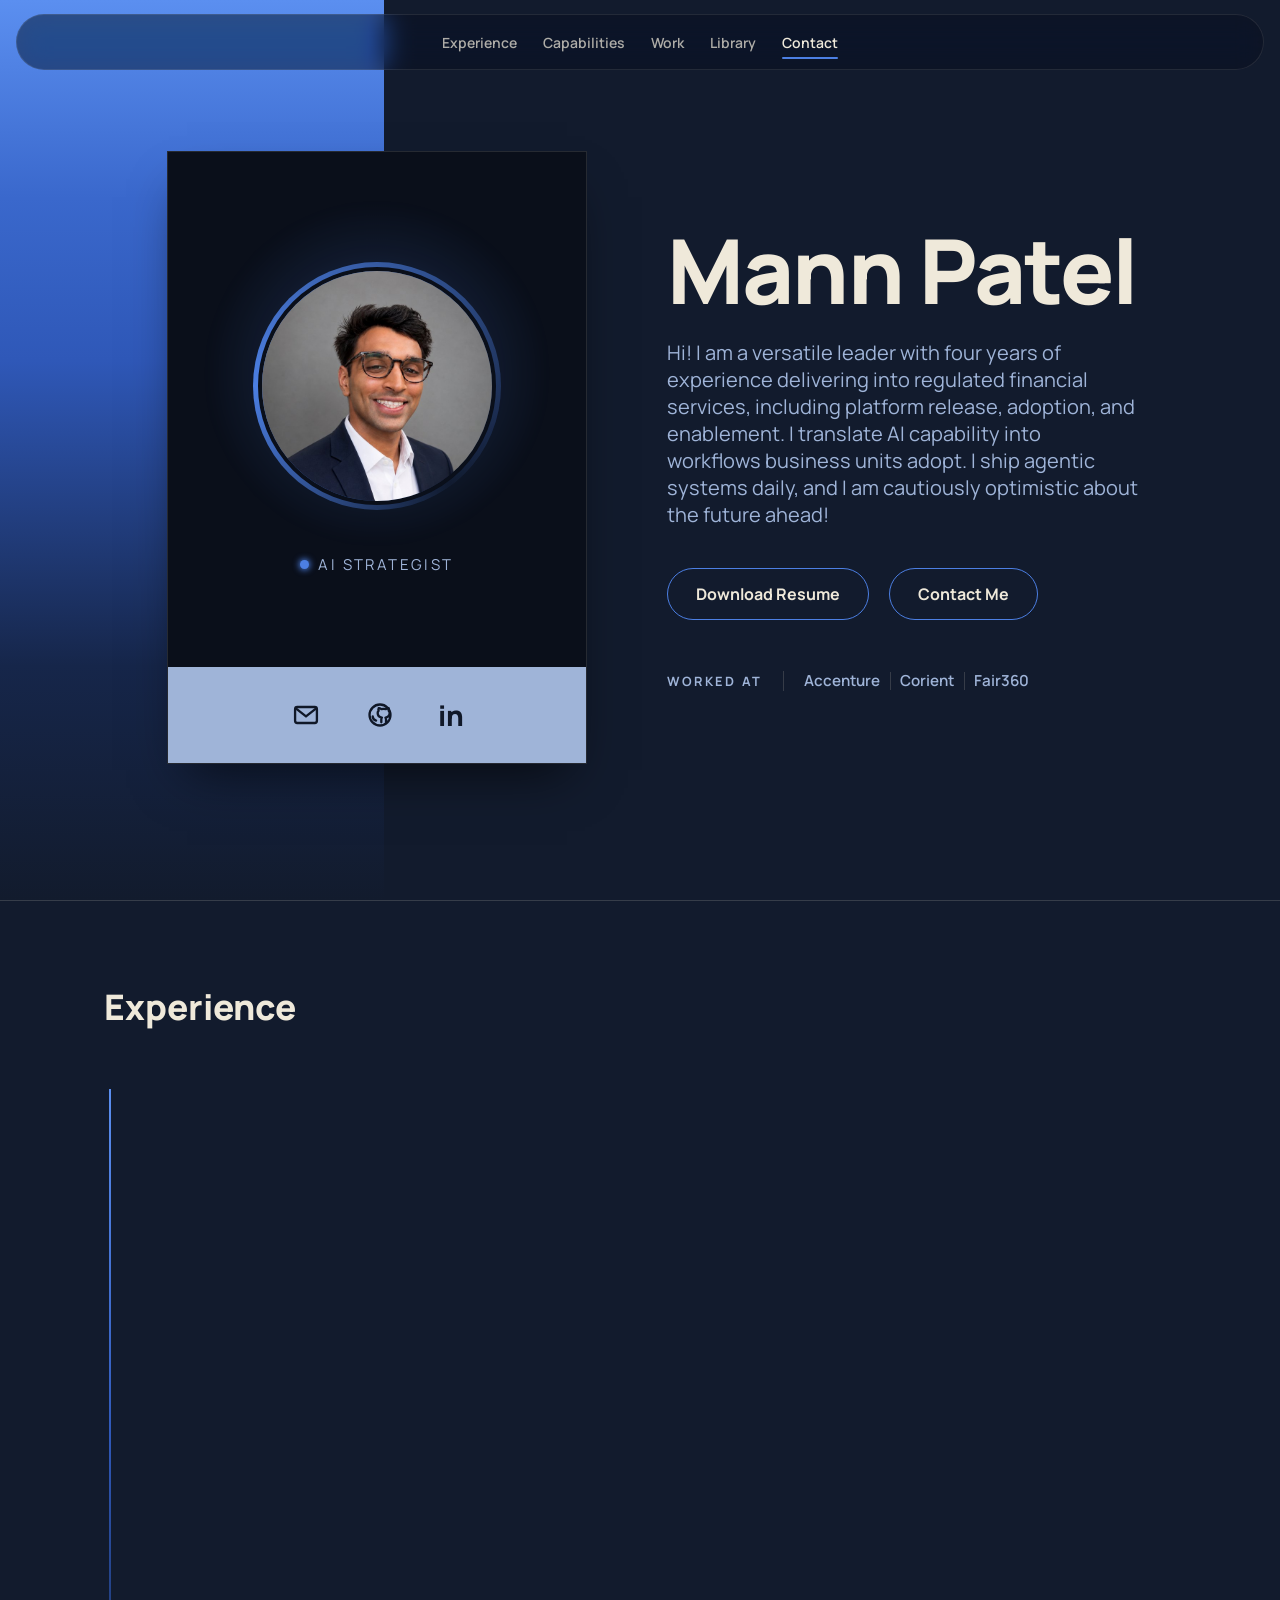
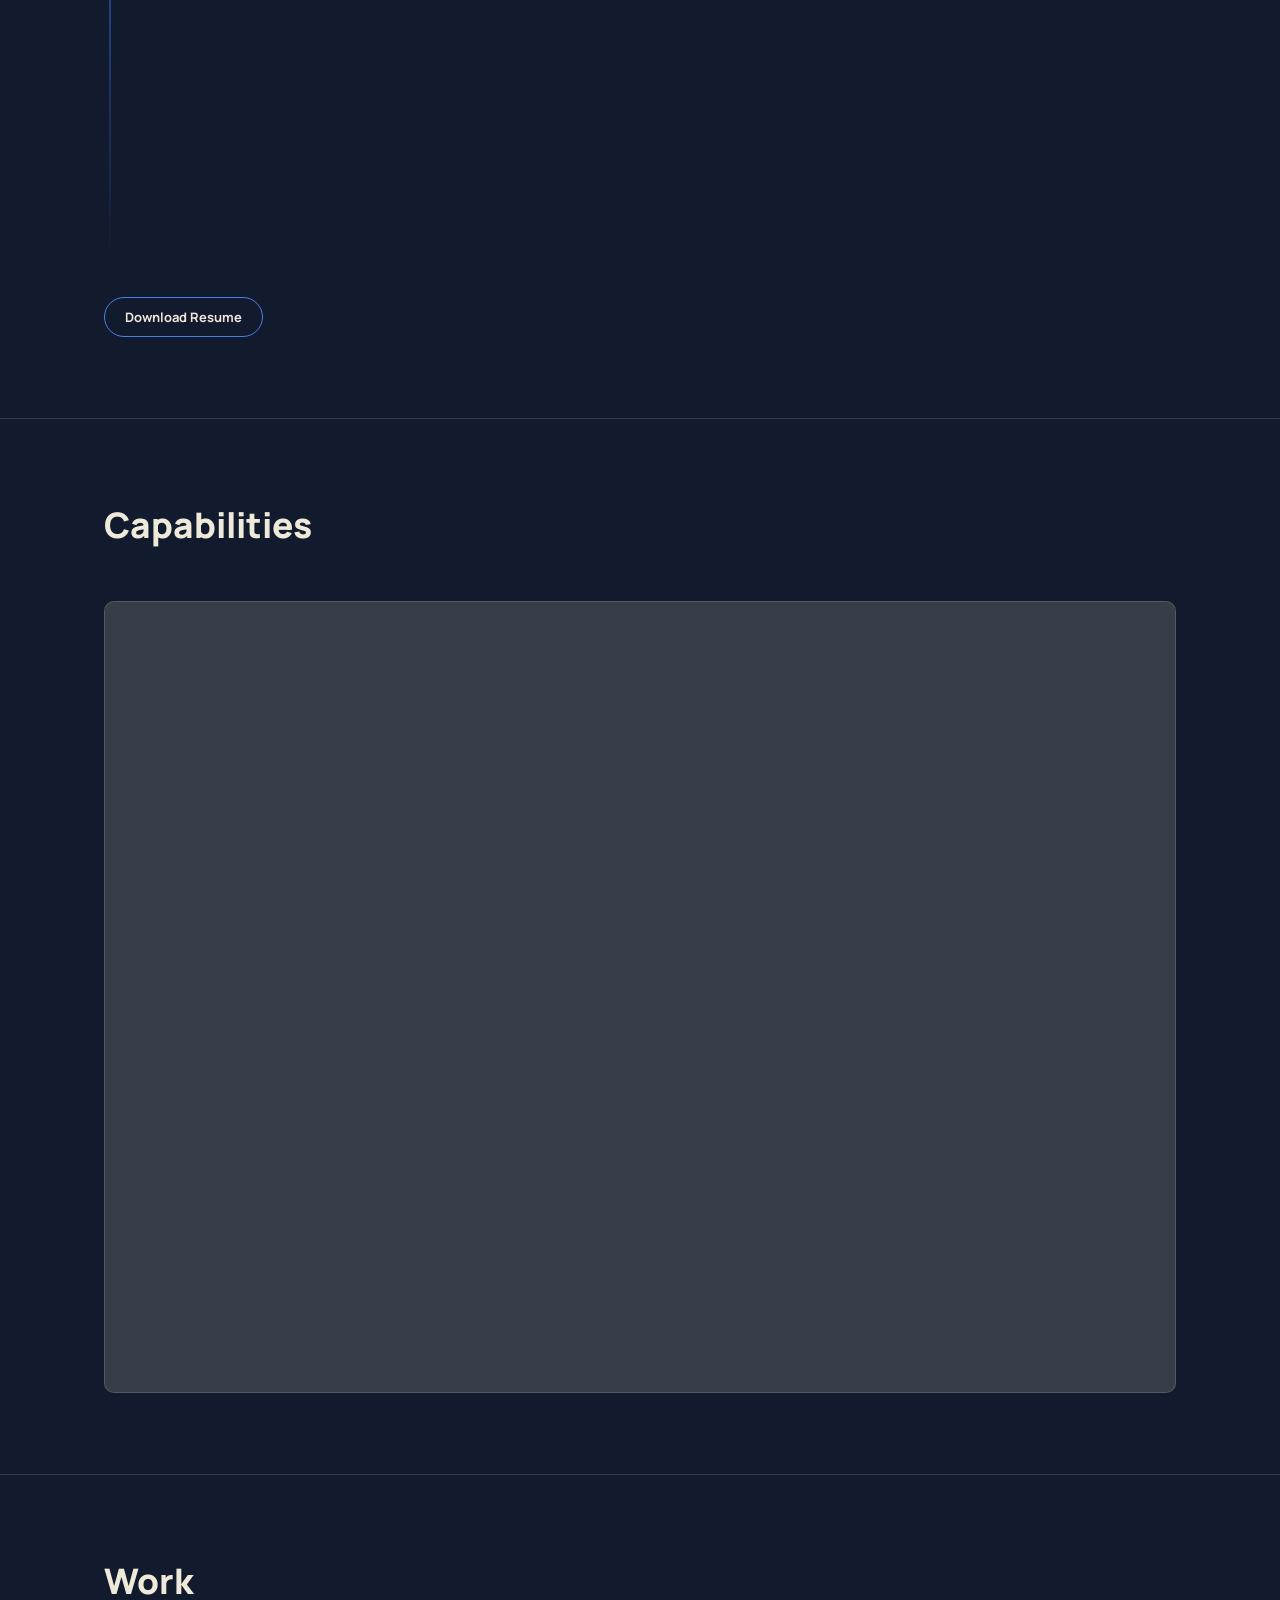
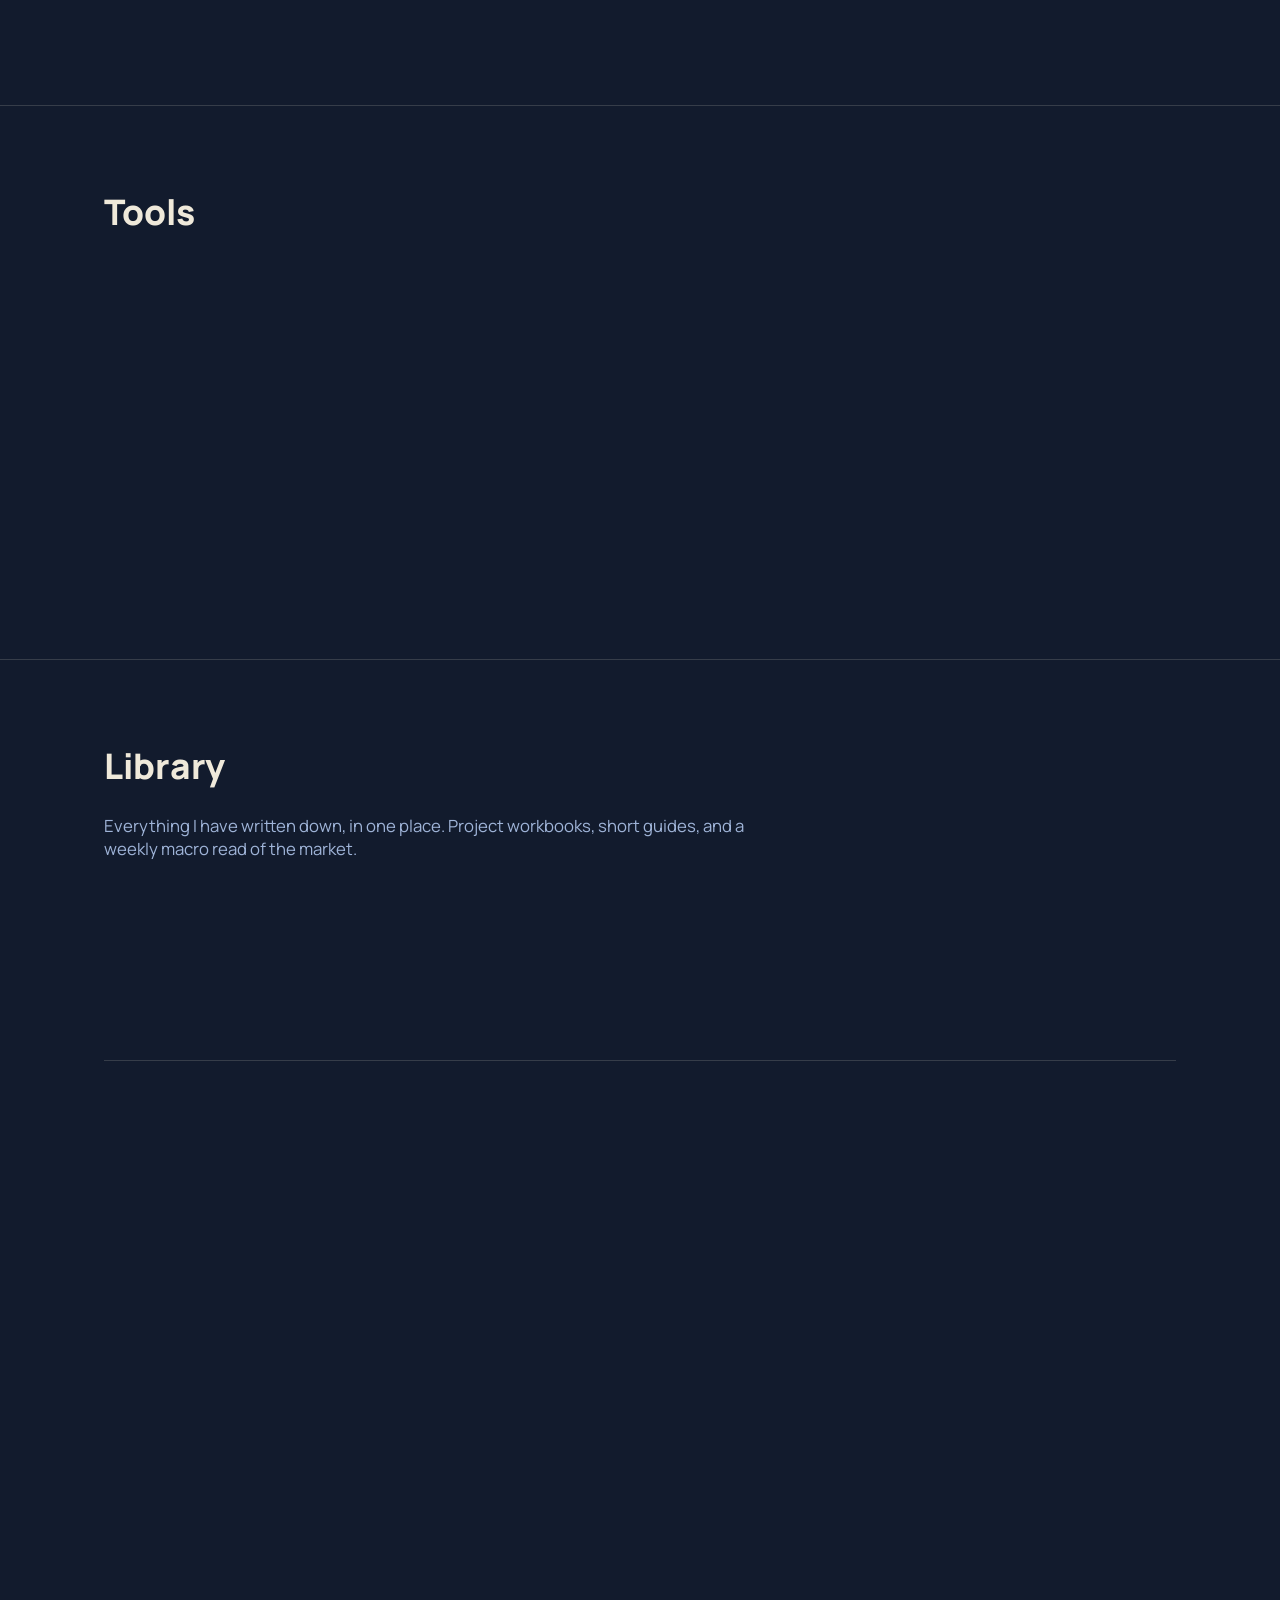
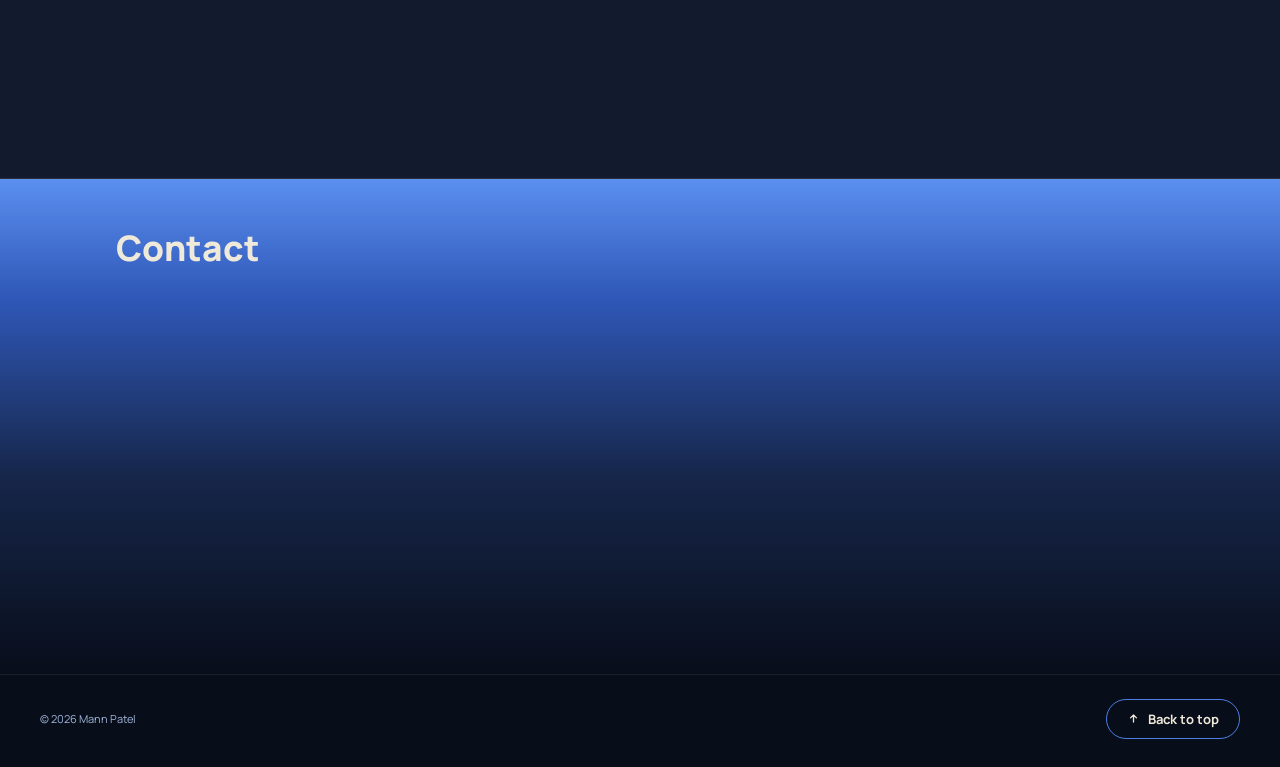
<file: index.html>
<!doctype html>
<html lang="en">
  <head>
    <meta charset="UTF-8" />
    <meta name="viewport" content="width=device-width, initial-scale=1.0, viewport-fit=cover" />
    <meta name="theme-color" content="#16233C" />
    <script>
      // Sets html[data-theme] before first paint, so the page never
      // flashes. A reload lands at the top (Mann, 2026-09-04: "I would
      // imagine refresh would take us to the top"). The browser's own
      // scroll restoration is switched off before the first paint; a URL
      // with a hash still jumps to its anchor as usual.
      (function () {
        try {
          if ('scrollRestoration' in history) history.scrollRestoration = 'manual';
          if (!location.hash) window.scrollTo(0, 0);
        } catch (e) {}
      })();
      // His ruling 2026-09-14: "remove light theme - lets focus on
      // regular first." Always dark, a stored 'theme' value (from before
      // this ruling, or written later by anything that still calls
      // ThemeContext's setter) is never read here. The toggle is off the
      // header; light's CSS and ThemeContext/ThemeToggle stay in the
      // tree, unused, so light can come back later.
      document.documentElement.setAttribute('data-theme', 'dark');
      // English only (his word, 2026-10-20: "why is there a gujarati - drop
      // that - only english version of website"). html[lang] stays "en" as
      // written above; the browser-signal default and the ipapi.co lookup
      // that switched India visitors to Gujarati are gone.
      // Phase 4 (design handoff sec 04, opening-animation.html B2):
      // once-per-visit intro entrance. Runs before first paint, like the
      // theme/lang scripts above, so html.intro-play is already present
      // when Hero mounts - the class landing after mount would flash the
      // page from its resting (visible) state into the animation's hidden
      // "from" state. sessionStorage (not localStorage) is the per-visit
      // scope her spec asks for: a fresh tab/context always replays, a
      // reload within the same tab does not. Two conditions from her
      // spec: never on a hash landing (the visitor arrived partway down
      // the page, not at the top), and never a second time in the same
      // session (covers clicking back-to-top too, since that is a scroll,
      // not a reload - this class is only ever set once per session
      // regardless).
      (function () {
        try {
          if (!location.hash && !sessionStorage.getItem('rodeo.introPlayed')) {
            document.documentElement.classList.add('intro-play');
            sessionStorage.setItem('rodeo.introPlayed', '1');
          }
        } catch (e) {
          // fails quietly - hero just renders in its resting state
        }
      })();
    </script>
    <meta name="description" content="AI strategy for regulated financial services. Platform rollout at Morgan Stanley, and agentic systems shipped daily." />
    <meta property="og:type" content="website" />
    <meta property="og:title" content="Mann Patel, AI Strategist" />
    <meta property="og:description" content="AI strategy for regulated financial services. Platform rollout at Morgan Stanley, and agentic systems shipped daily." />
    <meta property="og:image" content="https://mannp.com/og/mannp-com-preview-2026.png" />
    <meta property="og:image:width" content="1200" />
    <meta property="og:image:height" content="630" />
    <meta property="og:image:alt" content="Mann Patel, AI Strategist" />
    <meta property="og:url" content="https://mannp.com/" />
    <meta name="twitter:card" content="summary_large_image" />
    <meta name="twitter:title" content="Mann Patel, AI Strategist" />
    <meta name="twitter:description" content="AI strategy for regulated financial services. Platform rollout at Morgan Stanley, and agentic systems shipped daily." />
    <meta name="twitter:image" content="https://mannp.com/og/mannp-com-preview-2026.png" />
    <link rel="canonical" href="https://mannp.com/" />
    <!-- Site icon is the pixel art headshot (Mann, 2026-09-03), replacing the sun.
         Ring cleanup 2026-09-13 (Phase 15): new files, --ring conic gradient
         added around the circle; old favicon-32/mann-192/mann-512/mann-apple-touch
         left in place, unreferenced. -->
    <link rel="icon" type="image/png" sizes="32x32" href="/icon-ring-32.png" />
    <link rel="icon" type="image/png" sizes="192x192" href="/icon-ring-192.png" />
    <link rel="icon" type="image/png" sizes="512x512" href="/icon-ring-512.png" />
    <link rel="apple-touch-icon" href="/icon-ring-180.png" />
    <title>Mann Patel</title>
    <script type="module" crossorigin src="/assets/index-BrQIinnt.js"></script>
    <link rel="stylesheet" crossorigin href="/assets/index-C_5R7pdp.css">
  </head>
  <body>
    <div id="root"></div>
  </body>
</html>
</file>
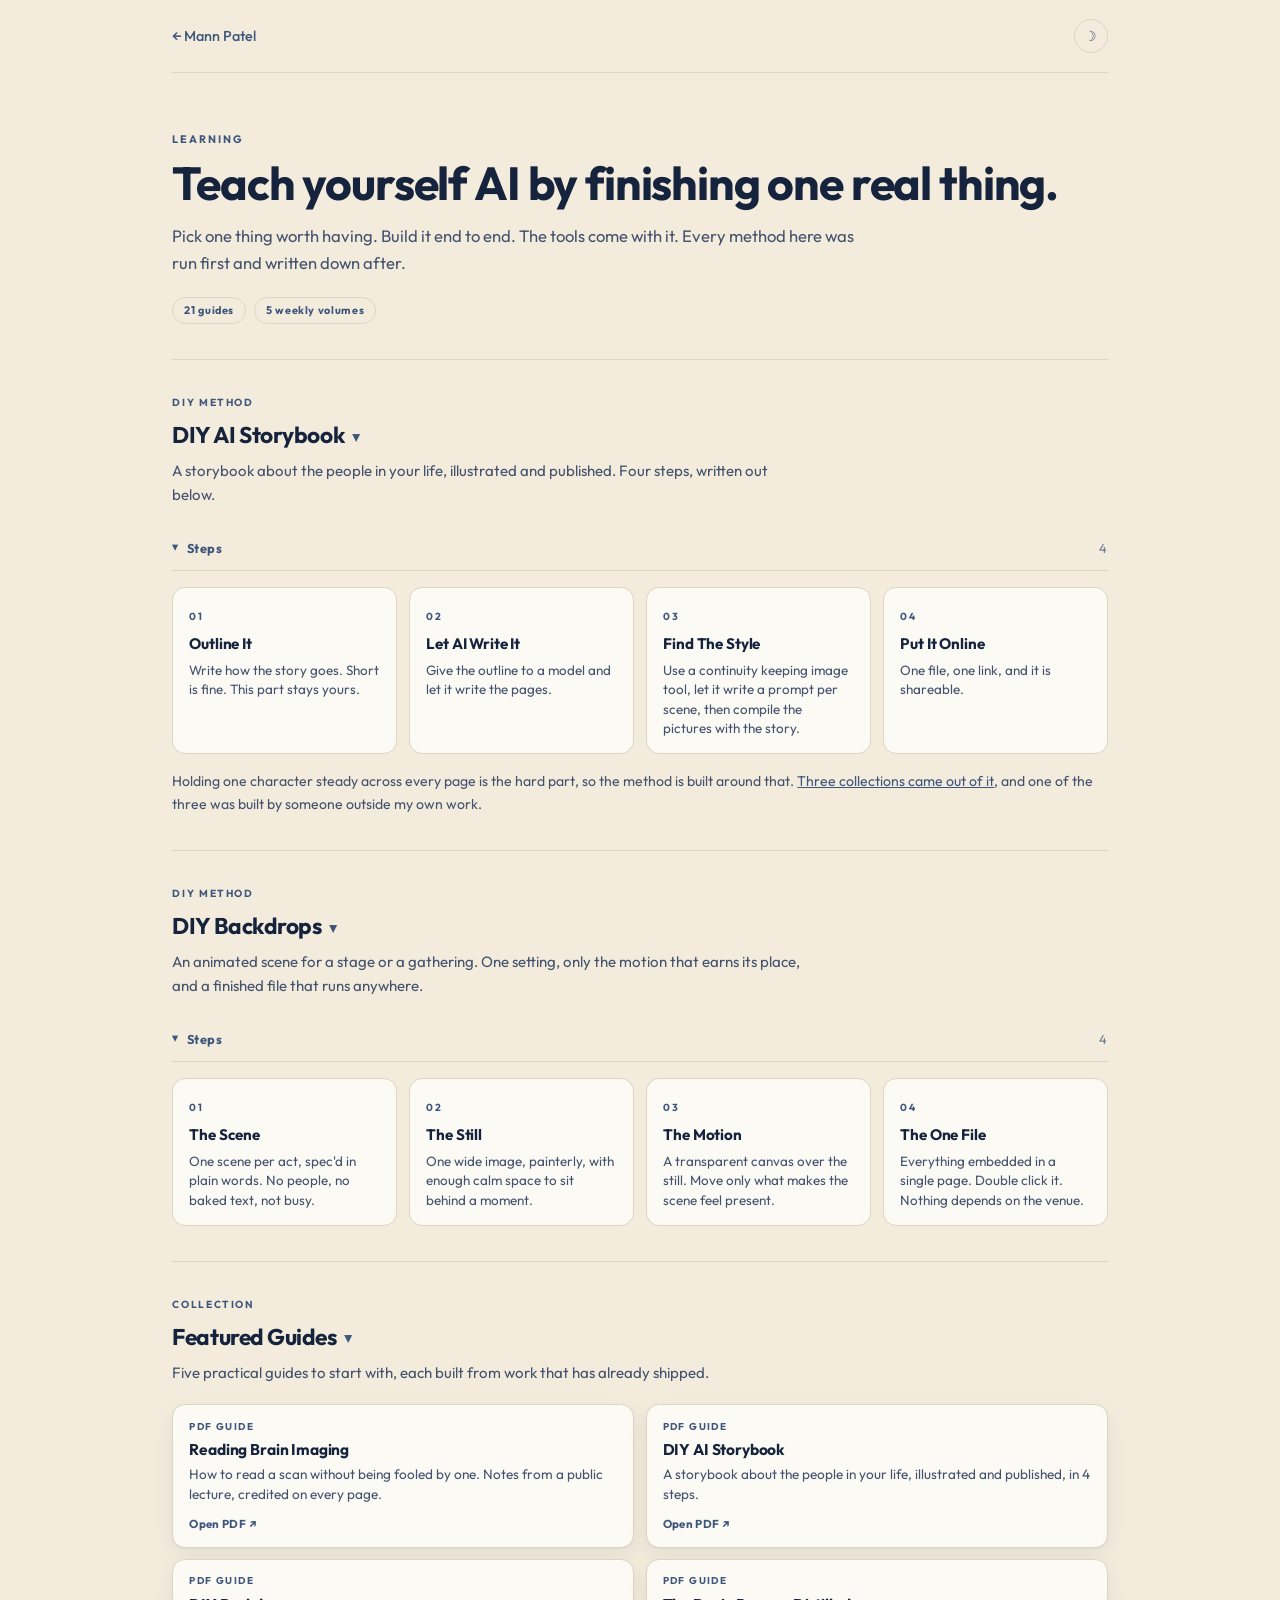
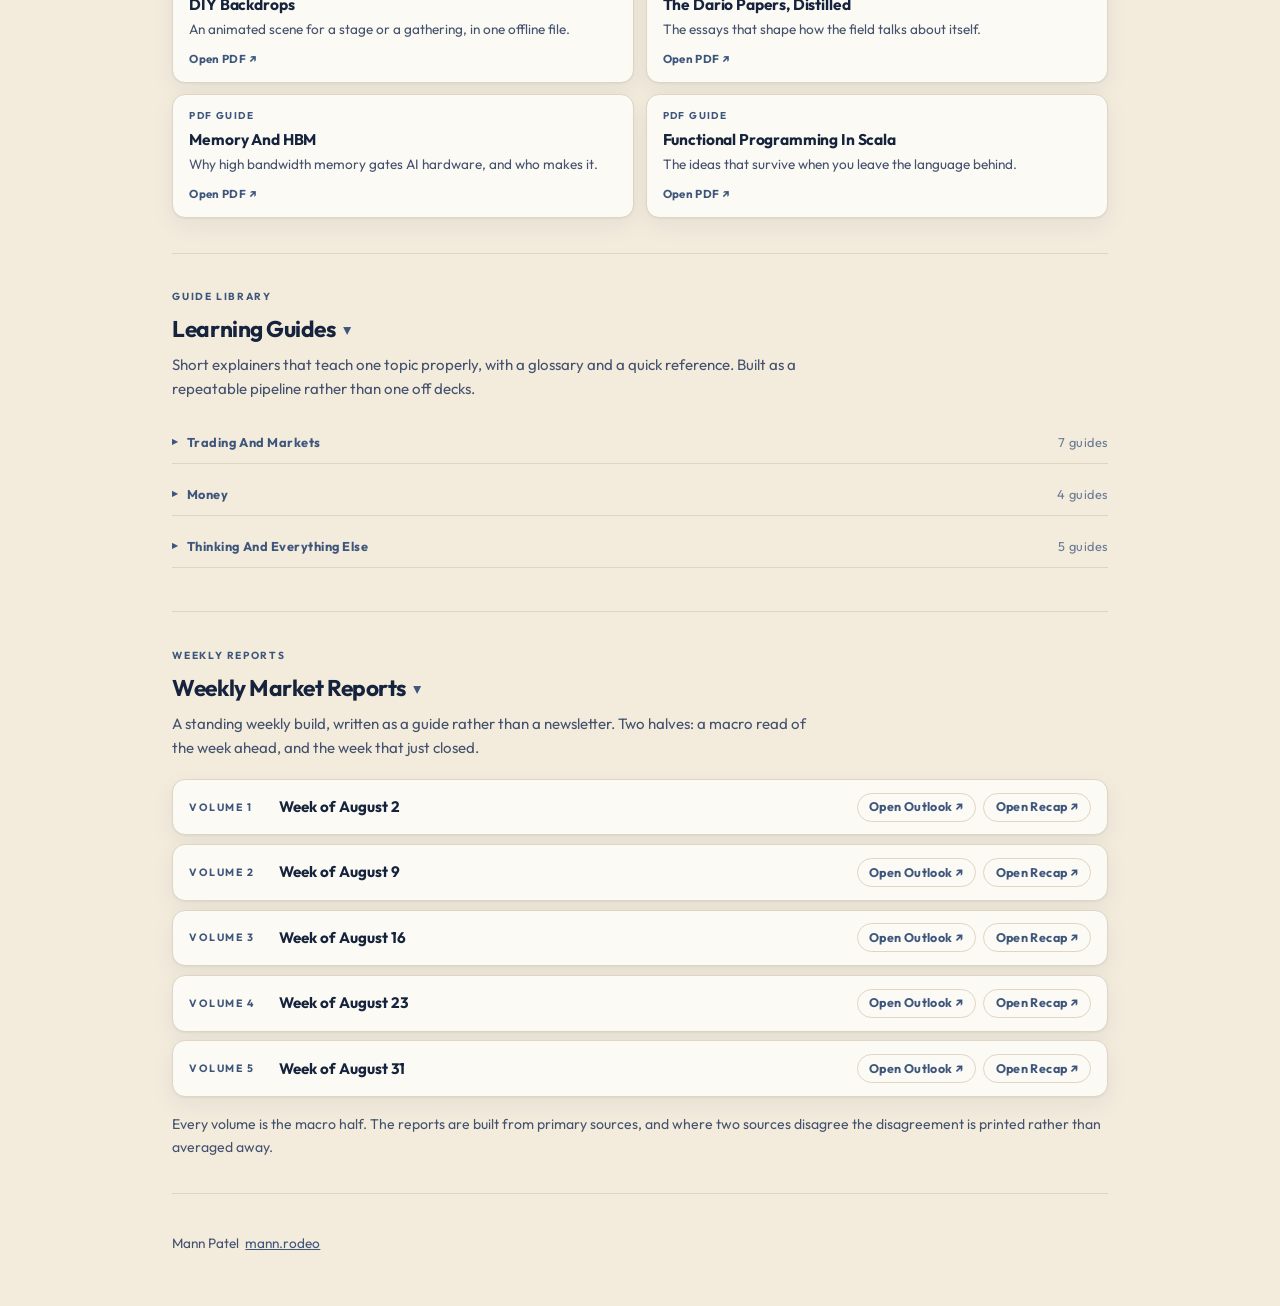
<file: learn/index.html>
<!doctype html>
<html lang="en">
<head>
<meta charset="utf-8">
<meta name="viewport" content="width=device-width,initial-scale=1">
<title>Learning | Mann Patel</title>
<meta name="description" content="Teach yourself AI by finishing one real thing. Project workbooks, learning guides, and a weekly macro market read.">
<link rel="preconnect" href="https://fonts.googleapis.com">
<link rel="preconnect" href="https://fonts.gstatic.com" crossorigin>
<link href="https://fonts.googleapis.com/css2?family=Outfit:wght@400;500;700&display=swap" rel="stylesheet">
<style>
  *,*::before,*::after{margin:0;padding:0;box-sizing:border-box}

  /* Three-state theme, matching the homepage exactly. Anything defined ONLY
     inside the media query is unreachable by the manual toggle. */
  :root{
    --cream:#F3ECDD;--cream-hi:#FBF7EF;--cream-lo:#E7DECC;
    --navy:#16233C;--navy-2:#44526E;--navy-soft:#3E567C;
    --card:#FCFAF4;--line:#DFD5C2;
    --shadow:0 1px 2px rgba(22,35,60,.05),0 8px 24px rgba(22,35,60,.06);
  }
  @media (prefers-color-scheme: dark){
    :root:not([data-theme="light"]){
      --cream:#121B2D;--cream-hi:#182338;--cream-lo:#0D1524;
      --navy:#EFE9DA;--navy-2:#B9C4D8;--navy-soft:#9FB4D8;
      --card:#1A2540;--line:#2A3855;
      --shadow:0 1px 2px rgba(0,0,0,.20),0 8px 24px rgba(0,0,0,.24);
    }
  }
  :root[data-theme="dark"]{
    --cream:#121B2D;--cream-hi:#182338;--cream-lo:#0D1524;
    --navy:#EFE9DA;--navy-2:#B9C4D8;--navy-soft:#9FB4D8;
    --card:#1A2540;--line:#2A3855;
    --shadow:0 1px 2px rgba(0,0,0,.20),0 8px 24px rgba(0,0,0,.24);
  }


  /* ---- four rules /learn never inherited from the homepage ----------------
     Found 2026-08-31 by diffing the two stylesheets. /learn was rebuilt as its
     own file, so every rule the homepage earned had to be re-earned here and
     four never were. The focus ring is the one that mattered: 31 links and 8
     folds, all keyboard reachable, none of them showing where you are. */
  html{scroll-behavior:smooth}
  body{overflow-x:hidden}
  ::selection{background:rgba(62,86,124,.20)}
  @media (prefers-color-scheme: dark){
    :root:not([data-theme="light"]) ::selection{background:rgba(159,180,216,.30)}
  }
  :root[data-theme="dark"] ::selection{background:rgba(159,180,216,.30)}
  a:focus-visible,button:focus-visible,summary:focus-visible{
    outline:2px solid var(--navy);outline-offset:3px;border-radius:4px}
  @media(prefers-reduced-motion:reduce){html{scroll-behavior:auto}}
  body{font-family:Outfit,-apple-system,BlinkMacSystemFont,"Segoe UI",sans-serif;
    background:var(--cream);color:var(--navy);line-height:1.6;-webkit-font-smoothing:antialiased}
  .wrap{max-width:980px;margin:0 auto;padding:0 1.4rem}

  .top{display:flex;justify-content:space-between;align-items:center;
    padding:1.2rem 0;border-bottom:1px solid var(--line)}
  .top a{color:var(--navy-soft);text-decoration:none;font-size:.9rem;font-weight:500}
  .top a:hover{color:var(--navy)}
  .tt{background:none;border:1px solid var(--line);color:var(--navy-soft);
    border-radius:999px;width:34px;height:34px;cursor:pointer;font-size:.9rem;line-height:1}
  .tt:hover{color:var(--navy);border-color:var(--navy-soft)}

  header.hero{padding:3.2rem 0 2.2rem}
  .eyebrow{font-size:.68rem;font-weight:700;letter-spacing:.18em;text-transform:uppercase;color:var(--navy-soft)}
  h1{font-size:clamp(2rem,5vw,2.9rem);font-weight:700;letter-spacing:-.025em;margin:.5rem 0 .8rem;line-height:1.12}
  .lede{color:var(--navy-2);font-size:1.04rem;max-width:62ch}
  .stat{display:flex;gap:.5rem;flex-wrap:wrap;margin-top:1.3rem}
  .stat span{font-size:.68rem;font-weight:700;letter-spacing:.06em;color:var(--navy-soft);
    border:1px solid var(--line);border-radius:999px;padding:.24rem .68rem}

  section{padding:2.2rem 0;border-top:1px solid var(--line)}
  /* ⚠ Deep links added 2026-08-31: the five sections had NO ids, so nothing
     could link to /learn#weekly. Nothing was broken - a link that does not
     exist cannot 404 - which is exactly why no checker found it. scroll-margin
     keeps a jumped-to heading off the very top edge. */
  section[id]{scroll-margin-top:1.2rem}
  details.sec > summary,details.fold > summary{list-style:none;cursor:pointer}
  details.sec > summary::-webkit-details-marker,
  details.fold > summary::-webkit-details-marker{display:none}
  details.sec > summary{display:block}
  .section-kicker{display:block;margin-bottom:.35rem;font-size:.64rem;font-weight:700;
    letter-spacing:.16em;text-transform:uppercase;color:var(--navy-soft)}
  h2{font-size:1.42rem;font-weight:700;letter-spacing:-.02em;margin-bottom:.35rem}
  h2::after{content:"\25B8";display:inline-block;margin-left:.6rem;font-weight:400;
    color:var(--navy-soft);font-size:.72em;vertical-align:middle;transform:rotate(90deg)}
  details.sec:not([open]) h2::after{transform:none}
  .sub{color:var(--navy-2);font-size:.94rem;max-width:64ch;margin-bottom:1.2rem}

  .fold-sum{display:grid;grid-template-columns:auto minmax(0,1fr) auto;align-items:center;
    min-height:44px;gap:.5rem;font-size:.8rem;font-weight:700;
    letter-spacing:.04em;color:var(--navy-soft);padding:.45rem 0;
    border-bottom:1px solid var(--line);margin-bottom:.5rem}
  .fold-sum:hover{color:var(--navy)}
  .fold-sum .chev{transition:transform .18s ease;font-size:.7rem;display:inline-block}
  details.fold[open] > .fold-sum .chev{transform:rotate(90deg)}
  details.fold[open] > .fold-sum{margin-bottom:1rem}
  .fold-sum .cnt{font-weight:400;opacity:.75;text-align:right}

  .glist{display:grid;grid-template-columns:repeat(2,1fr);gap:.7rem}
  a.g{display:flex;flex-direction:column;gap:.18rem;background:var(--card);
    border:1px solid var(--line);border-radius:13px;padding:.85rem 1rem;
    text-decoration:none;color:inherit;box-shadow:var(--shadow);
    transition:transform .18s,border-color .18s}
  a.g:hover{transform:translateY(-2px);border-color:var(--navy-soft)}
  a.g::before{content:"PDF GUIDE";font-size:.62rem;font-weight:700;letter-spacing:.14em;
    color:var(--navy-soft)}
  .gt{font-weight:700;font-size:.97rem;letter-spacing:-.01em}
  .gd{color:var(--navy-2);font-size:.85rem;line-height:1.45}
  a.g::after{content:"Open PDF ↗";margin-top:.45rem;font-size:.72rem;font-weight:700;
    letter-spacing:.03em;color:var(--navy-soft)}

  .wk{display:flex;align-items:center;gap:1rem;background:var(--card);
    border:1px solid var(--line);border-radius:13px;padding:.8rem 1rem;
    margin-bottom:.55rem;box-shadow:var(--shadow);flex-wrap:wrap}
  .wv{font-size:.66rem;font-weight:700;letter-spacing:.14em;text-transform:uppercase;
    color:var(--navy-soft);min-width:74px}
  .wl{font-weight:700;font-size:.95rem;flex:1;min-width:150px}
  .wlinks{display:flex;gap:.45rem}
  .wlinks a{font-size:.78rem;font-weight:700;letter-spacing:.03em;text-decoration:none;
    color:var(--navy-soft);border:1px solid var(--line);border-radius:999px;padding:.22rem .72rem}
  .wlinks a:hover{color:var(--navy);border-color:var(--navy-soft)}

  .steps{display:grid;grid-template-columns:repeat(4,1fr);gap:.8rem}
  .step{background:var(--card);border:1px solid var(--line);border-radius:13px;padding:.9rem 1rem}
  .step .n{font-size:.64rem;font-weight:700;letter-spacing:.16em;color:var(--navy-soft)}
  .step h4{font-size:.95rem;font-weight:700;margin:.3rem 0 .25rem;letter-spacing:-.01em}
  .step p{color:var(--navy-2);font-size:.84rem;line-height:1.45}

  .note{color:var(--navy-2);font-size:.88rem;margin-top:1rem}
  .note a{color:var(--navy-soft)}
  footer{padding:2.4rem 0 3.2rem;border-top:1px solid var(--line);color:var(--navy-2);font-size:.85rem}
  footer a{color:var(--navy-soft)}


  @media(max-width:560px){
    .fold-sum{gap:.4rem;padding:.65rem 0}
    .fold-sum .cnt{max-width:13ch;font-size:.72rem;line-height:1.25}
  }
  @media(max-width:860px){.glist{grid-template-columns:1fr}.steps{grid-template-columns:repeat(2,1fr)}}
  @media(max-width:520px){.steps{grid-template-columns:1fr}}
  @media(prefers-reduced-motion:reduce){a.g,.fold-sum .chev{transition:none}}
</style>
</head>
<body>
<div class="wrap">

  <div class="top">
    <a href="/">&larr; Mann Patel</a>
    <button class="tt" id="tt" aria-label="Toggle light and dark">&#9789;</button>
  </div>

  <header class="hero">
    <span class="eyebrow">Learning</span>
    <h1>Teach yourself AI by finishing one real thing.</h1>
    <p class="lede">Pick one thing worth having. Build it end to end. The tools come with it. Every method here was run first and written down after.</p>
    <div class="stat"><span id="nGuides">Guides</span><span id="nWeekly">Weekly volumes</span></div>
  </header>

  <section id="storybook">
    <details class="sec" open>
      <summary><span class="section-kicker">DIY Method</span><h2>DIY AI Storybook</h2><p class="sub">A storybook about the people in your life, illustrated and published. Four steps, written out below.</p></summary>

      <details class="fold" open>
        <summary class="fold-sum"><span class="chev">&#9656;</span> Steps<span class="cnt">4</span></summary>
        <div class="steps">
          <div class="step"><span class="n">01</span><h4>Outline It</h4><p>Write how the story goes. Short is fine. This part stays yours.</p></div>
          <div class="step"><span class="n">02</span><h4>Let AI Write It</h4><p>Give the outline to a model and let it write the pages.</p></div>
          <div class="step"><span class="n">03</span><h4>Find The Style</h4><p>Use a continuity keeping image tool, let it write a prompt per scene, then compile the pictures with the story.</p></div>
          <div class="step"><span class="n">04</span><h4>Put It Online</h4><p>One file, one link, and it is shareable.</p></div>
        </div>
        <p class="note">Holding one character steady across every page is the hard part, so the method is built around that. <a href="/#shipped">Three collections came out of it</a>, and one of the three was built by someone outside my own work.</p>
      </details>

    </details>
  </section>

  <section id="backdrops">
    <details class="sec" open>
      <summary><span class="section-kicker">DIY Method</span><h2>DIY Backdrops</h2><p class="sub">An animated scene for a stage or a gathering. One setting, only the motion that earns its place, and a finished file that runs anywhere.</p></summary>

      <details class="fold" open>
        <summary class="fold-sum"><span class="chev">&#9656;</span> Steps<span class="cnt">4</span></summary>
        <div class="steps">
          <div class="step"><span class="n">01</span><h4>The Scene</h4><p>One scene per act, spec'd in plain words. No people, no baked text, not busy.</p></div>
          <div class="step"><span class="n">02</span><h4>The Still</h4><p>One wide image, painterly, with enough calm space to sit behind a moment.</p></div>
          <div class="step"><span class="n">03</span><h4>The Motion</h4><p>A transparent canvas over the still. Move only what makes the scene feel present.</p></div>
          <div class="step"><span class="n">04</span><h4>The One File</h4><p>Everything embedded in a single page. Double click it. Nothing depends on the venue.</p></div>
        </div>
      </details>

    </details>
  </section>

  <section id="featured">
    <details class="sec" open>
      <summary><span class="section-kicker">Collection</span><h2>Featured Guides</h2><p class="sub">Five practical guides to start with, each built from work that has already shipped.</p></summary>
      <div class="glist">
        <a class="g" href="/pdfs/reading-brain-imaging.pdf" target="_blank" rel="noopener"><span class="gt">Reading Brain Imaging</span><span class="gd">How to read a scan without being fooled by one. Notes from a public lecture, credited on every page.</span></a>
        <a class="g" href="/pdfs/ai-storybook-guide.pdf" target="_blank" rel="noopener"><span class="gt">DIY AI Storybook</span><span class="gd">A storybook about the people in your life, illustrated and published, in 4 steps.</span></a>
        <a class="g" href="/pdfs/diy-backdrops-guide.pdf" target="_blank" rel="noopener"><span class="gt">DIY Backdrops</span><span class="gd">An animated scene for a stage or a gathering, in one offline file.</span></a>
        <a class="g" href="/pdfs/dario-papers.pdf" target="_blank" rel="noopener"><span class="gt">The Dario Papers, Distilled</span><span class="gd">The essays that shape how the field talks about itself.</span></a>
        <a class="g" href="/pdfs/memory-hbm.pdf" target="_blank" rel="noopener"><span class="gt">Memory And HBM</span><span class="gd">Why high bandwidth memory gates AI hardware, and who makes it.</span></a>
        <a class="g" href="/pdfs/fp-scala.pdf" target="_blank" rel="noopener"><span class="gt">Functional Programming In Scala</span><span class="gd">The ideas that survive when you leave the language behind.</span></a>
      </div>
    </details>
  </section>

  

  <section id="guides">
    <details class="sec" open>
      <summary><span class="section-kicker">Guide Library</span><h2>Learning Guides</h2><p class="sub">Short explainers that teach one topic properly, with a glossary and a quick reference. Built as a repeatable pipeline rather than one off decks.</p></summary>

      <details class="fold">
        <summary class="fold-sum"><span class="chev">&#9656;</span> Trading And Markets<span class="cnt">7 guides</span></summary>
        <div class="glist">
        <a class="g" href="/pdfs/hougaard-best-loser-wins.pdf" target="_blank" rel="noopener"><span class="gt">Best Loser Wins</span><span class="gd">Tom Hougaard on why tolerance is trained, not born.</span></a>
        <a class="g" href="/pdfs/hougaard-the-practice.pdf" target="_blank" rel="noopener"><span class="gt">Hougaard, The Practice</span><span class="gd">What the daily rep actually looks like.</span></a>
        <a class="g" href="/pdfs/paul-spring-and-size.pdf" target="_blank" rel="noopener"><span class="gt">The Spring And The Size</span><span class="gd">David Paul on recoil, and on sizing off the invalidation.</span></a>
        <a class="g" href="/pdfs/paul-in-this-moment.pdf" target="_blank" rel="noopener"><span class="gt">In This Moment</span><span class="gd">Losses as the cost of doing business.</span></a>
        <a class="g" href="/pdfs/capablanca-the-number.pdf" target="_blank" rel="noopener"><span class="gt">The Number</span><span class="gd">What a single figure hides.</span></a>
        <a class="g" href="/pdfs/capablanca-short-selling-master.pdf" target="_blank" rel="noopener"><span class="gt">Short Selling, Mastered</span><span class="gd">The side most people never learn.</span></a>
        <a class="g" href="/pdfs/stock-participation-guide.pdf" target="_blank" rel="noopener"><span class="gt">Stock Participation</span><span class="gd">How a share of a company actually reaches you.</span></a>
        </div>
      </details>

      <details class="fold">
        <summary class="fold-sum"><span class="chev">&#9656;</span> Money<span class="cnt">4 guides</span></summary>
        <div class="glist">
        <a class="g" href="/pdfs/rule-of-72.pdf" target="_blank" rel="noopener"><span class="gt">The Rule Of 72</span><span class="gd">One multiplication that tells you when money doubles.</span></a>
        <a class="g" href="/pdfs/fire-the-bucket-and-the-tap.pdf" target="_blank" rel="noopener"><span class="gt">The Bucket And The Tap</span><span class="gd">FIRE is one multiplication and one uncomfortable fact.</span></a>
        <a class="g" href="/pdfs/five-types-of-wealth.pdf" target="_blank" rel="noopener"><span class="gt">Five Types Of Wealth</span><span class="gd">The four kinds nobody counts.</span></a>
        <a class="g" href="/pdfs/nine-income-streams-checked.pdf" target="_blank" rel="noopener"><span class="gt">Nine Income Streams, Tested</span><span class="gd">A viral claim, checked. The tools are real, the arithmetic is not.</span></a>
        </div>
      </details>

      <details class="fold">
        <summary class="fold-sum"><span class="chev">&#9656;</span> Thinking And Everything Else<span class="cnt">5 guides</span></summary>
        <div class="glist">
        <a class="g" href="/pdfs/monty-hall-and-the-flip.pdf" target="_blank" rel="noopener"><span class="gt">Monty Hall And The Flip</span><span class="gd">Why switching wins, and why it feels wrong.</span></a>
        <a class="g" href="/pdfs/the-ladder.pdf" target="_blank" rel="noopener"><span class="gt">The Ladder</span><span class="gd">A mystical diagram and a physics joke drawing the same shape.</span></a>
        <a class="g" href="/pdfs/signs-and-bouncers.pdf" target="_blank" rel="noopener"><span class="gt">Signs And Bouncers</span><span class="gd">On process, control, and the limits of trying harder.</span></a>
        <a class="g" href="/pdfs/private-pilot-licence-guide.pdf" target="_blank" rel="noopener"><span class="gt">The Private Pilot Licence</span><span class="gd">What the certificate actually takes.</span></a>
        </div>
      </details>
    </details>
  </section>

  <section id="weekly">
    <details class="sec" open>
      <summary><span class="section-kicker">Weekly Reports</span><h2>Weekly Market Reports</h2><p class="sub">A standing weekly build, written as a guide rather than a newsletter. Two halves: a macro read of the week ahead, and the week that just closed.</p></summary>
        <div class="wk"><span class="wv">Volume 1</span><span class="wl">Week of August 2</span><span class="wlinks"><a href="/pdfs/weekly/2026-08-02-macro-outlook.pdf" target="_blank" rel="noopener">Open Outlook ↗</a><a href="/pdfs/weekly/2026-08-02-macro-recap.pdf" target="_blank" rel="noopener">Open Recap ↗</a></span></div>
        <div class="wk"><span class="wv">Volume 2</span><span class="wl">Week of August 9</span><span class="wlinks"><a href="/pdfs/weekly/2026-08-09-macro-outlook.pdf" target="_blank" rel="noopener">Open Outlook ↗</a><a href="/pdfs/weekly/2026-08-09-macro-recap.pdf" target="_blank" rel="noopener">Open Recap ↗</a></span></div>
        <div class="wk"><span class="wv">Volume 3</span><span class="wl">Week of August 16</span><span class="wlinks"><a href="/pdfs/weekly/2026-08-16-macro-outlook.pdf" target="_blank" rel="noopener">Open Outlook ↗</a><a href="/pdfs/weekly/2026-08-16-macro-recap.pdf" target="_blank" rel="noopener">Open Recap ↗</a></span></div>
        <div class="wk"><span class="wv">Volume 4</span><span class="wl">Week of August 23</span><span class="wlinks"><a href="/pdfs/weekly/2026-08-23-macro-outlook.pdf" target="_blank" rel="noopener">Open Outlook ↗</a><a href="/pdfs/weekly/2026-08-23-macro-recap.pdf" target="_blank" rel="noopener">Open Recap ↗</a></span></div>
        <div class="wk"><span class="wv">Volume 5</span><span class="wl">Week of August 31</span><span class="wlinks"><a href="/pdfs/weekly/2026-08-30-macro-outlook.pdf" target="_blank" rel="noopener">Open Outlook ↗</a><a href="/pdfs/weekly/2026-08-30-macro-recap.pdf" target="_blank" rel="noopener">Open Recap ↗</a></span></div>
      <p class="note">Every volume is the macro half. The reports are built from primary sources, and where two sources disagree the disagreement is printed rather than averaged away.</p>
    </details>
  </section>

  <footer>
    Mann Patel &nbsp;<a href="/">mann.rodeo</a>
  </footer>
</div>

<script>
  // Mirrors the homepage: an explicit choice is remembered, otherwise the system decides.
  (function(){
    var r=document.documentElement, k='rodeo.theme';
    try{ var s=localStorage.getItem(k); if(s) r.dataset.theme=s; }catch(e){}
    document.getElementById('tt').addEventListener('click', function(){
      var dark = r.dataset.theme ? r.dataset.theme==='dark'
        : matchMedia('(prefers-color-scheme: dark)').matches;
      r.dataset.theme = dark ? 'light' : 'dark';
      try{ localStorage.setItem(k, r.dataset.theme); }catch(e){}
    });
  })();
</script>

<script>
/* Count what the page actually links rather than trusting a typed number. His
   direction 2026-09-01, 01:36: "the 21 guides and five weekly volumes don't
   hard code those as we will have more updates." A typed count is a promise
   the page cannot keep; a counted one cannot drift. */
(function(){
  function n(sel){var e=document.querySelector(sel);
    return e?e.querySelectorAll('a.g').length:0;}
  function set(id,c,one,many){var e=document.getElementById(id);
    if(e&&c)e.textContent=c+' '+(c===1?one:many);}
  set('nGuides', n('#guides')+n('#featured'), 'guide', 'guides');
  var wk=document.querySelectorAll('#weekly .wk').length;
  set('nWeekly', wk, 'weekly volume', 'weekly volumes');
})();
</script>
</body>
</html>
</file>
<file: assets/index-C_5R7pdp.css>
@font-face{font-family:Manrope;src:url(/assets/Manrope-Variable-FzEoaBTQ.ttf)format("truetype-variations"),url(/assets/Manrope-Variable-FzEoaBTQ.ttf)format("truetype");font-weight:400 800;font-style:normal;font-display:swap;unicode-range:U+0-24F,U+300-36F,U+2000-206F,U+20A0-20CF}@font-face{font-family:Noto Sans Gujarati;src:url(/assets/NotoSansGujarati-Variable-D10yFSUp.ttf)format("truetype-variations"),url(/assets/NotoSansGujarati-Variable-D10yFSUp.ttf)format("truetype");font-weight:100 900;font-style:normal;font-display:swap;unicode-range:U+A80-AFF}:root{--paper:#fbf7ef;--fill:#e7decc;--ink:#16233c;--line:#16233c24;--f:"Manrope", system-ui, sans-serif;--mono:var(--f);--shadow:0 1px 2px #16233c0d, 0 12px 34px #16233c1a;--accent:#4c7fe3;--accent-soft:#4c7fe33d;--ring:conic-gradient(from -90deg, #4c7fe3, #4c7fe30d 65%, #4c7fe3);--ease-reveal:cubic-bezier(.22, 1, .36, 1);--ease-soft:cubic-bezier(.33, 1, .68, 1);--ease-inout:cubic-bezier(.65, 0, .35, 1);--navy:#121b2d;--cream-fixed:#efe9da;--cream:var(--ink);--periwinkle:#3e567c;--panel:#f2ead8;--card:var(--fill);--deep:#dccfb3;--band:linear-gradient(180deg, #4c7fe3 0%, #9bb8ef 25%, #dce6f7 55%, #f5efe2 80%, #fbf7ef 100%);--bar-gradient:linear-gradient(90deg, #5b8ff080 0%, #2f58b857 28%, #16264a33 58%, #0a0f1a00 100%)}html[data-theme=dark]{--paper:#121b2d;--ink:#efe9da;--fill:#1a2540;--line:#efe9da29;--shadow:0 1px 2px #0000004d, 0 12px 34px #00000073;--cream:#efe9da;--periwinkle:#9fb4d8;--panel:#0a0f1a;--card:#0f1626;--deep:#080d1a;--band:linear-gradient(180deg, #5b8ff0 0%, #3a68cc 22%, #2f58b8 40%, #16264a 74%, #121b2d 100%)}*{box-sizing:border-box}html{scroll-behavior:smooth;overflow-x:hidden}body{background:var(--paper);color:var(--ink);font-family:var(--f);-webkit-font-smoothing:antialiased;margin:0;transition:background-color .2s,color .2s}h1,h2,h3,p{margin:0}a{color:inherit}button{font-family:var(--f)}a:focus-visible,button:focus-visible{outline:2px solid var(--accent);outline-offset:2px}.text-link{background-image:linear-gradient(var(--accent), var(--accent));background-position:0 100%;background-repeat:no-repeat;background-size:0% 1.5px;padding-bottom:2px;text-decoration:none;transition:background-size .2s}.text-link:hover,.text-link:focus-visible{background-size:100% 1.5px}section[id],#top{scroll-margin-top:88px}@media (prefers-reduced-motion:reduce){html{scroll-behavior:auto}*{transition-duration:.001ms!important;animation-duration:.001ms!important}}html[lang=gu]{--f:"Noto Sans Gujarati", "Manrope", system-ui, sans-serif}html[lang=gu] body{line-height:1.7}html[lang=gu] .hero-name{letter-spacing:0;font-size:clamp(3.06rem,6.3vw,5.04rem);line-height:1.38}html[lang=gu] .section-title{font-size:clamp(1.44rem,2.7vw,1.98rem)}html[lang=gu] .cap-title{font-size:.945rem}html[lang=gu] .work-title{font-size:1.35rem}html[lang=gu] .btn{line-height:1}@keyframes band-feather{0%{-webkit-mask-image:linear-gradient(90deg,#000 40%,#0000 60%);mask-image:linear-gradient(90deg,#000 40%,#0000 60%);-webkit-mask-position:100% 0;mask-position:100% 0;-webkit-mask-size:250% 100%;mask-size:250% 100%}to{-webkit-mask-image:linear-gradient(90deg,#000 40%,#0000 60%);mask-image:linear-gradient(90deg,#000 40%,#0000 60%);-webkit-mask-position:0 0;mask-position:0 0;-webkit-mask-size:250% 100%;mask-size:250% 100%}}@keyframes card-in{0%{opacity:0;transform:translate(-40px)}to{opacity:1;transform:none}}@keyframes text-in{0%{opacity:0;transform:translate(-20px)}to{opacity:1;transform:none}}@keyframes fade-in{0%{opacity:0}to{opacity:1}}@keyframes ring-spin{0%{transform:rotate(0)}to{transform:rotate(360deg)}}.pill{z-index:50;-webkit-backdrop-filter:blur(14px)saturate(150%);backdrop-filter:blur(14px)saturate(150%);height:56px;color:var(--ink);isolation:isolate;background:#0a0f1a80;border:1px solid #efe9da1a;border-radius:999px;grid-template-columns:1fr auto 1fr;align-items:center;padding:0 10px 0 24px;transition:border-color .3s;display:grid;position:fixed;top:14px;left:16px;right:16px;overflow:hidden}html[data-theme=light] .pill{background:#fbf7ef99;border-color:#16233c1f}.pill:before{content:"";z-index:-1;background:var(--bar-gradient);opacity:0;transition:opacity .6s var(--ease-reveal);position:absolute;inset:0}.pill.scrolled{border-color:#5b8ff047}.pill.scrolled:before{opacity:1}.wordmark{color:var(--ink);white-space:nowrap;opacity:0;pointer-events:none;transition:opacity .45s var(--ease-reveal), transform .55s var(--ease-reveal);justify-self:start;font-size:16px;font-weight:800;text-decoration:none;transform:translateY(8px)}.pill.scrolled .wordmark{opacity:1;pointer-events:auto;transform:translateY(0)}.pill-nav{justify-self:center;gap:26px;display:flex;transform:translate(-7px)}.pill-nav a{font-family:var(--f);color:color-mix(in srgb, var(--ink) 72%, transparent);padding:4px 0;font-size:14px;font-weight:600;text-decoration:none;transition:color .2s;position:relative}.pill-nav a:hover,.pill-nav a.active{color:var(--ink)}.pill-nav a:after{content:"";background:var(--accent);height:2px;transition:transform .35s var(--ease-reveal);border-radius:2px;position:absolute;bottom:-3px;left:0;right:0;transform:scaleX(0)}.pill-nav a.active:after{transform:scaleX(1)}.pill-right{grid-column:3;justify-self:end;align-items:center;gap:8px;display:flex}.pill-right .theme-toggle{border-color:color-mix(in srgb, var(--ink) 28%, transparent);width:32px;height:32px;color:var(--ink)}.pill-right .theme-toggle:hover,.pill-right .theme-toggle:focus-visible{border-color:var(--accent);box-shadow:0 0 0 3px var(--accent-soft), 0 0 14px #4c7fe366;background:0 0}.menu-toggle{border:1px solid color-mix(in srgb, var(--ink) 30%, transparent);width:36px;height:36px;color:inherit;cursor:pointer;background:0 0;border-radius:50%;justify-content:center;align-items:center;display:none}.menu-toggle span,.menu-toggle span:before,.menu-toggle span:after{content:"";background:var(--ink);width:16px;height:2px;display:block;position:relative}.menu-toggle span:before{position:absolute;top:-5px}.menu-toggle span:after{position:absolute;top:5px}.menu-panel{z-index:49;-webkit-backdrop-filter:blur(14px)saturate(150%);backdrop-filter:blur(14px)saturate(150%);color:var(--ink);box-shadow:var(--shadow);background:#0a0f1a80;border:1px solid #efe9da1a;border-radius:14px;flex-direction:column;padding:.75rem;display:flex;position:fixed;top:78px;left:16px;right:16px}html[data-theme=light] .menu-panel{background:#fbf7ef99;border-color:#16233c1f}.menu-panel a{color:color-mix(in srgb, var(--ink) 72%, transparent);padding:.6rem .5rem;font-size:.95rem;font-weight:600;text-decoration:none}.menu-panel a.active{color:var(--ink)}@media (width<=768px){.pill-nav{display:none}.menu-toggle{display:flex}}.btn{color:var(--cream);border:1.5px solid var(--accent);cursor:pointer;background:0 0;border-radius:999px;justify-content:center;align-items:center;gap:8px;padding:10px 20px;font-family:Manrope,system-ui,sans-serif;font-size:13px;font-weight:700;text-decoration:none;transition:box-shadow .25s,background .25s;display:inline-flex}.btn:hover,.btn:focus-visible{box-shadow:0 0 0 4px var(--accent-soft), 0 0 22px #4c7fe380;background:#4c7fe31f;outline:none}.btn svg{width:13px;height:13px}.btn-icon{border-width:1px;border-color:color-mix(in srgb, var(--paper) 30%, transparent);width:40px;height:40px;color:var(--paper);background:0 0;border-radius:50%;padding:0}.btn-icon:hover,.btn-icon:focus-visible{background:color-mix(in srgb, var(--paper) 14%, transparent);box-shadow:none}.footer{background:var(--deep);border-top:1px solid color-mix(in srgb, var(--cream) 8%, transparent);justify-content:space-between;align-items:center;gap:16px;padding:24px 40px 28px;display:flex}.footer-line{font-family:var(--mono);color:var(--periwinkle);font-size:11px}.footer-top svg{transition:transform .3s var(--ease-soft)}.footer-top:hover svg{transform:translateY(-2px)}@media (prefers-reduced-motion:reduce){.footer-top svg{transition:none}}@media (width<=768px){.footer{flex-direction:column;align-items:flex-start;padding-inline:24px}}.hero{align-items:center;min-height:100svh;display:flex;position:relative;overflow:hidden}.hero-bg{grid-template-columns:30% 70%;display:grid;position:absolute;inset:0}.hero-band{background:var(--band)}.hero-solid{background:var(--navy)}.hero-inner{z-index:1;grid-template-columns:420px 1fr;align-items:center;column-gap:80px;width:100%;max-width:1120px;margin-inline:auto;padding:84px 62px 70px 87px;display:grid;position:relative}.hero-id{z-index:1;background:var(--panel);border:1px solid color-mix(in srgb, var(--cream) 12%, transparent);text-align:center;border-radius:0;flex-direction:column;align-self:center;align-items:center;padding:110px 37px 0;display:flex;position:relative;overflow:hidden;box-shadow:0 26px 50px -20px #000000a6}.hero-id-glow{z-index:0;filter:blur(6px);pointer-events:none;background:radial-gradient(circle,#4c7fe361 0%,#4c7fe314 52%,#0000 72%);width:335px;height:335px;position:absolute;top:54px;left:50%;transform:translate(-50%)}.hero-id-ring{z-index:1;cursor:pointer;border-radius:50%;width:248px;height:248px;margin-bottom:44px;transition:box-shadow .3s;position:relative}.hero-id-ring:before{content:"";background:var(--ring);border-radius:50%;position:absolute;inset:0}.hero-id-ring:hover{box-shadow:0 0 0 5px var(--accent-soft)}.hero-id-ring:focus-visible{outline:2px solid var(--accent);outline-offset:4px}@keyframes click-ring-spin{0%{transform:rotate(0)}to{transform:rotate(360deg)}}.hero-id .hero-id-ring.hero-id-ring-spin:before{animation:click-ring-spin .9s var(--ease-inout)}.hero-id-photo{z-index:1;border:4px solid var(--panel);border-radius:50%;position:absolute;inset:5px;overflow:hidden}.hero-headshot-img{object-fit:cover;object-position:center top;pointer-events:none;-webkit-user-select:none;user-select:none;-webkit-user-drag:none;width:100%;height:100%;transition:opacity .25s;position:absolute;inset:0}@media (prefers-reduced-motion:reduce){.hero-headshot-img{transition:none}}.hero-id-role{z-index:1;font-family:var(--mono);letter-spacing:.16em;text-transform:uppercase;color:var(--periwinkle);justify-content:center;align-items:center;gap:9px;margin:0 0 92px;font-size:15px;display:flex;position:relative}.hero-id-dot{background:var(--accent);width:9px;height:9px;box-shadow:0 0 6px 1px var(--accent);border-radius:50%;flex-shrink:0;position:relative}.hero-id-dot:after{content:"";border:1.5px solid var(--accent);opacity:0;border-radius:50%;animation:2.2s ease-out infinite hero-id-dot-pulse;position:absolute;inset:-4px}@keyframes hero-id-dot-pulse{0%{opacity:.9;transform:scale(.6)}70%{opacity:0;transform:scale(2.2)}to{opacity:0;transform:scale(2.2)}}@media (prefers-reduced-motion:reduce){.hero-id-dot:after{opacity:.35;animation:none;transform:scale(1.4)}}.hero-id-socials{z-index:1;background:var(--periwinkle);justify-content:center;align-items:center;gap:42px;width:calc(100% + 74px);margin:0 -37px;padding:32px 0;display:flex;position:relative}.hero-id-social{color:#101828;cursor:pointer;background:0 0;border:none;justify-content:center;align-items:center;padding:0;text-decoration:none;transition:transform .18s,opacity .18s;display:flex}.hero-id-social:hover{opacity:.65;transform:translateY(-1px)}.hero-id-social svg{width:32px;height:32px}.hero-id-social-linkedin{font-family:var(--f);font-size:28px;font-weight:800;line-height:1}.hero-copy{min-width:0}.hero-headline{letter-spacing:-.02em;color:var(--cream-fixed);margin:0;font-size:clamp(3.4rem,7vw,5.6rem);font-weight:800;line-height:1.05}.hero-pitch{color:var(--periwinkle);text-wrap:pretty;max-width:46ch;margin-top:1.4rem;font-size:1.25rem}.hero-actions{gap:1.25rem;margin-top:2.5rem;display:flex}.hero-actions .btn{color:var(--cream-fixed);padding:14px 28px;font-size:16px}.hero-workedat{flex-wrap:wrap;align-items:center;gap:1.25rem;margin-top:3.125rem;display:flex}.hero-workedat-label{letter-spacing:.2em;text-transform:uppercase;color:var(--periwinkle);font-size:.8rem;font-weight:700}.hero-workedat-hairline{background:var(--line);flex-shrink:0;width:1px;height:20px}.hero-workedat-list{flex-wrap:wrap;align-items:center;gap:.6rem;display:flex}.hero-workedat-item{align-items:center;gap:.6rem;display:inline-flex}.hero-workedat-pipe{background:var(--line);width:1px;height:18px}.hero-workedat-plain{color:var(--periwinkle);font-size:.95rem;font-weight:600}@media (width<=768px){.hero-bg{grid-template-rows:340px 1fr;grid-template-columns:1fr}.hero-inner{text-align:center;grid-template-columns:1fr;row-gap:32px;padding:120px 24px 48px}.hero-id{justify-self:center;width:100%;max-width:272px;padding:58px 30px 0}.hero-id-glow{width:270px;height:270px;top:13px}.hero-id-ring{width:200px;height:200px;margin-bottom:26px}.hero-id-photo{border-width:3px;inset:4px}.hero-id-socials{gap:34px;width:calc(100% + 60px);margin:0 -30px;padding:20px 0}.hero-id-social svg{width:26px;height:26px}.hero-id-social-linkedin{font-size:23px}.hero-pitch{margin-inline:auto}.hero-actions{flex-direction:column;width:100%}.hero-actions .btn{width:100%}.hero-workedat{flex-direction:column;gap:.75rem}.hero-workedat-hairline{display:none}.hero-workedat-list{justify-content:center}}.intro-play .hero-band{animation:band-feather 1s var(--ease-inout) 0s both}.intro-play .hero-id{animation:card-in 1s var(--ease-soft) .25s both}.intro-play .hero-headline{animation:text-in .7s var(--ease-soft) .65s both}.intro-play .hero-pitch{animation:text-in .7s var(--ease-soft) .75s both}.intro-play .hero-actions{animation:text-in .7s var(--ease-soft) .85s both}.intro-play .hero-workedat{animation:text-in .7s var(--ease-soft) .95s both}.intro-play header.pill{animation:fade-in .7s var(--ease-soft) 1s both}.intro-play .hero-id-ring:before{animation:ring-spin .85s var(--ease-inout) 1.15s both}.section{border-top:1px solid var(--line);padding-block:clamp(4rem,9vh,7rem)}.section-inner{max-width:1120px;margin-inline:auto;padding-inline:1.5rem}.section-title{font-size:clamp(1.6rem,3vw,2.2rem);font-weight:800}.section-head{justify-content:space-between;align-items:baseline;gap:16px;padding-bottom:12px;display:flex;position:relative}.section-head .count{font-family:var(--mono);letter-spacing:.12em;text-transform:uppercase;color:var(--periwinkle);font-variant-numeric:tabular-nums;white-space:nowrap;opacity:0;flex-shrink:0;font-size:11px;transform:translateY(6px)}.section-head.in .count{animation:section-count-in .6s var(--ease-soft) .25s both}@keyframes section-count-in{0%{opacity:0;transform:translateY(6px)}to{opacity:1;transform:translateY(0)}}.section-head .hair{width:0;height:3px;position:absolute;bottom:-1px;left:0;overflow:hidden}.section-head.in .hair{animation:section-hair-in 1.3s var(--ease-soft) .35s both}@keyframes section-hair-in{0%{width:0}to{width:100%}}.section-head .hair:before{content:"";background:#16233c24;height:1px;position:absolute;bottom:1px;left:0;right:0}html[data-theme=dark] .section-head .hair:before{background:#efe9da24}.section-head .hair:after{content:"";opacity:1;background:linear-gradient(90deg,#5b8ff000,#5b8ff0);border-radius:3px;width:90px;height:3px;position:absolute;bottom:0;right:0;box-shadow:0 0 10px #5b8ff0cc}.section-head.in .hair:after{animation:.6s 1.45s both section-hair-tip-fade}@keyframes section-hair-tip-fade{0%{opacity:1}to{opacity:0}}.section-head.replay-ready .count,.section-head.replay-ready .hair,.section-head.replay-ready .hair:after{animation:none}@media (prefers-reduced-motion:reduce){.section-head .hair,.section-head.in .hair,.section-head.replay-ready .hair{width:100%;animation:none}.section-head .hair:after,.section-head.in .hair:after,.section-head.replay-ready .hair:after{animation:none;display:none}.section-head .count,.section-head.in .count,.section-head.replay-ready .count{opacity:1;animation:none;transform:none}}.section-lede{max-width:640px;color:var(--periwinkle);margin-top:.75rem;font-size:1.05rem}.section-body{margin-top:2.5rem}.work-grid{flex-direction:column;gap:22px;display:flex}.work-card{--wc-line:#efe9da1a;--wc-line-hover:#9fb4d866;--wc-divider:#efe9da14;background:var(--card);border:1px solid var(--wc-line);border-radius:0;flex-direction:column;transition:border-color .3s;display:flex}html:not([data-theme=dark]) .work-card{--wc-line:#16233c1a;--wc-line-hover:#4c7fe366;--wc-divider:#16233c14;background:#e3d9c4}.work-card:hover{border-color:var(--wc-line-hover)}.work-top{grid-template-columns:minmax(0,.95fr) minmax(0,1fr);align-items:stretch;display:grid}.work-media{border-right:1px solid var(--wc-divider);background:var(--paper);aspect-ratio:16/9;align-self:center;position:relative;overflow:hidden}.work-slide{object-fit:contain;object-position:center;width:100%;height:100%;transition:opacity .8s var(--ease-reveal);position:absolute;inset:0}.work-nav{z-index:5;width:34px;height:34px;color:var(--cream-fixed);-webkit-backdrop-filter:blur(8px);backdrop-filter:blur(8px);cursor:pointer;opacity:0;transition:opacity .25s ease, transform .25s var(--ease-reveal), border-color .2s ease, box-shadow .25s ease;background:#0a0f1a8c;border:1px solid #efe9da40;border-radius:50%;justify-content:center;align-items:center;display:flex;position:absolute;top:50%;transform:translateY(-50%)scale(.9)}.work-nav svg{width:14px;height:14px}.work-nav-prev{left:12px}.work-nav-next{right:12px}.work-media:hover .work-nav,.work-media:focus-within .work-nav{opacity:1;transform:translateY(-50%)scale(1)}.work-nav:hover,.work-nav:focus-visible{border-color:var(--accent);box-shadow:0 0 0 3px var(--accent-soft), 0 0 16px #4c7fe380;outline:none}.work-dots{z-index:5;opacity:0;gap:6px;transition:opacity .25s;display:flex;position:absolute;bottom:12px;left:50%;transform:translate(-50%)}.work-media:hover .work-dots,.work-media:focus-within .work-dots{opacity:1}.work-dot{cursor:pointer;width:7px;height:7px;transition:width .3s var(--ease-reveal), background .2s ease;background:#efe9da66;border:none;border-radius:999px;padding:0}.work-dot.is-on{background:var(--cream-fixed);width:18px}.work-body{flex-direction:column;justify-content:center;padding:26px 28px;display:flex}.work-kicker{font-family:var(--mono);letter-spacing:.14em;text-transform:uppercase;color:var(--periwinkle);font-size:.625rem;font-weight:400}.work-title{font-family:var(--f);letter-spacing:-.01em;margin-top:.5rem;font-size:1.5rem;font-weight:800}.work-text{color:var(--periwinkle);max-width:58ch;margin-top:.6rem;font-size:.84375rem;line-height:1.65}.work-tags{flex-wrap:wrap;gap:6px;margin:.9rem 0 0;padding:0;list-style:none;display:flex}.work-tag{color:var(--periwinkle);border:1px solid color-mix(in srgb, var(--periwinkle) 26%, transparent);border-radius:999px;padding:4px 10px;font-size:.6875rem;font-weight:600}.work-steps-band{border-top:1px solid var(--wc-divider);padding:20px 28px 26px}.work-steps{grid-template-columns:repeat(4,1fr);gap:16px;margin:0;padding:0;list-style:none;display:grid;position:relative}.work-steps:before{content:"";background:linear-gradient(90deg,#5b8ff0 0%,#2f58b8 55%,#16264a 100%);height:2px;position:absolute;top:13px;left:14px;right:calc(25% - 2px)}.work-step{z-index:1;flex-direction:column;display:flex;position:relative}.work-step-node{background:var(--card);border:1.5px solid var(--accent);width:28px;height:28px;font-family:var(--mono);font-variant-numeric:tabular-nums;color:var(--cream);border-radius:50%;justify-content:center;align-items:center;margin-bottom:10px;font-size:.656rem;display:flex}.work-step-title{margin-bottom:3px;font-size:.8125rem;font-weight:700}.work-step-text{color:var(--periwinkle);font-size:.75rem;line-height:1.5}.work-actions{flex-wrap:wrap;gap:8px;margin-top:.9rem;display:flex}@media (width<=780px){.work-top{grid-template-columns:1fr}.work-media{border-right:none;border-bottom:1px solid var(--wc-divider);align-self:auto}.work-steps{grid-template-columns:1fr 1fr}.work-steps:before{display:none}}@media (hover:none){.work-nav{opacity:1;transform:translateY(-50%)scale(1)}.work-dots{opacity:1}}.cap-grid{background:var(--line);border:1px solid var(--line);border-radius:10px;grid-template-columns:repeat(2,1fr);gap:1px;display:grid;overflow:hidden}.cap-card{background:var(--panel);border-top:2px solid color-mix(in srgb, var(--periwinkle) 22%, transparent);padding:22px;transition:border-color .2s,background .2s}.cap-card:hover,.cap-card:focus-within{border-top-color:var(--accent);background:color-mix(in srgb, var(--panel), black 10%)}html[data-theme=dark] .cap-card:hover,html[data-theme=dark] .cap-card:focus-within{background:#141d33}.cap-icon-box{border:1px solid color-mix(in srgb, var(--periwinkle) 30%, transparent);width:36px;height:36px;color:var(--periwinkle);border-radius:9px;justify-content:center;align-items:center;margin-bottom:14px;transition:color .2s,border-color .2s,box-shadow .2s;display:flex}.cap-icon-box svg{width:18px;height:18px}.cap-card:hover .cap-icon-box,.cap-card:focus-within .cap-icon-box{color:var(--accent);border-color:var(--accent);box-shadow:0 0 0 3px var(--accent-soft)}.cap-title{font-size:1.05rem;font-weight:700}.cap-text{color:var(--periwinkle);margin-top:.6rem;font-size:.95rem}@media (width<=640px){.cap-grid{grid-template-columns:1fr}}@media (prefers-reduced-motion:reduce){.cap-card,.cap-icon-box{transition:none}}.tools-rack{flex-direction:column;gap:22px;display:flex}.tool-group-label{font-family:var(--mono);letter-spacing:.16em;text-transform:uppercase;color:var(--periwinkle);margin:0 0 10px;font-size:9.5px;font-weight:500}.tool-row{flex-wrap:wrap;gap:9px;display:flex}.tool-pill{--tip-x:0px;font-family:var(--f);color:var(--cream);border:1px solid color-mix(in srgb, var(--periwinkle) 32%, transparent);cursor:help;border-radius:20px;padding:7px 15px;font-size:12.5px;font-weight:600;transition:border-color .2s,background .2s,box-shadow .2s;display:inline-block;position:relative}.tool-pill:hover,.tool-pill:focus-visible,.tool-pill.active{border-color:var(--accent);box-shadow:0 0 0 3px var(--accent-soft);background:#4c7fe31a;outline:none}.sr-only{clip:rect(0, 0, 0, 0);white-space:nowrap;border:0;width:1px;height:1px;margin:-1px;padding:0;position:absolute;overflow:hidden}.tool-pill:after{content:attr(data-tooltip);transform:translateX(calc(-50% + var(--tip-x)));color:#101828;width:220px;font-family:var(--f);text-align:center;opacity:0;visibility:hidden;pointer-events:none;z-index:20;background:#efe9da;border-radius:8px;padding:9px 13px;font-size:12px;font-weight:500;line-height:1.45;transition:opacity .2s;display:none;position:absolute;bottom:calc(100% + 10px);left:50%;box-shadow:0 12px 28px -10px #000000b3}.tool-pill:before{content:"";opacity:0;visibility:hidden;z-index:21;border:6px solid #0000;border-top-color:#efe9da;transition:opacity .2s;display:none;position:absolute;bottom:calc(100% + 4px);left:50%;transform:translate(-50%)}.tool-pill:hover:after,.tool-pill:hover:before,.tool-pill:focus-visible:after,.tool-pill:focus-visible:before,.tool-pill.active:after,.tool-pill.active:before{opacity:1;visibility:visible;display:block}@media (prefers-reduced-motion:reduce){.tool-pill,.tool-pill:after,.tool-pill:before{transition:none}}.exp-rail{padding-left:32px;position:relative}.exp-rail:before{content:"";background:linear-gradient(#5b8ff0 0%,#2f58b8 45%,#1c3568 78%,#0000 100%);width:2px;position:absolute;top:6px;bottom:6px;left:5px}.exp-item{padding-bottom:30px;position:relative}.exp-item:last-child{padding-bottom:0}.exp-node{background:var(--accent);width:12px;height:12px;box-shadow:0 0 0 4px var(--navy), 0 0 12px #4c7fe3b3;border-radius:50%;position:absolute;top:4px;left:-32px}html[data-theme=light] .exp-node{box-shadow:0 0 0 4px var(--paper), 0 0 12px #4c7fe3b3}.exp-head{flex-wrap:wrap;justify-content:space-between;align-items:baseline;gap:16px;display:flex}.exp-org{color:var(--cream);font-size:1rem;font-weight:800}.exp-dates{font-family:var(--mono);letter-spacing:.06em;color:var(--periwinkle);font-variant-numeric:tabular-nums;white-space:nowrap;font-size:10.5px}.exp-role{font-family:var(--mono);letter-spacing:.12em;text-transform:uppercase;color:var(--periwinkle);margin-top:3px;margin-bottom:10px;font-size:10.5px}.exp-points{flex-direction:column;gap:.5rem;margin:0;padding:0;list-style:none;display:flex}.exp-point{color:var(--periwinkle);font-size:.95rem;line-height:1.6}.exp-resume-btn{margin-top:2rem}@media (width<=768px){.exp-rail{padding-left:26px}.exp-rail:before{left:4px}.exp-node{width:10px;height:10px;box-shadow:0 0 0 3px var(--navy), 0 0 10px #4c7fe3b3;left:-26px}html[data-theme=light] .exp-node{box-shadow:0 0 0 3px var(--paper), 0 0 10px #4c7fe3b3}.exp-head{flex-direction:column;align-items:flex-start;gap:2px}}.lib-rings{grid-template-columns:repeat(6,1fr);gap:1.5rem .5rem;margin-bottom:2.5rem;display:grid}@media (width<=768px){.lib-rings{grid-template-columns:repeat(3,1fr)}}.lib-ring-item{text-align:center;flex-direction:column;align-items:center;gap:.5rem;display:flex}.lib-ring-wrap{width:76px;height:76px;position:relative}.lib-ring{width:76px;height:76px;display:block}.lib-ring-track{fill:none;stroke:#9fb4d829;stroke-width:6px}.lib-ring-arc{fill:none;stroke:var(--accent);stroke-width:6px;stroke-linecap:round;transform-origin:38px 38px;transform:rotate(-90deg)}.lib-ring-icon{color:var(--ink);justify-content:center;align-items:center;display:flex;position:absolute;inset:0}.lib-ring-icon svg{width:22px;height:22px}.lib-ring-name{color:var(--ink);font-size:.71875rem;font-weight:600;line-height:1.25}.lib-ring-count{font-family:var(--mono);color:var(--periwinkle);font-size:.625rem}.lib-columns{border-top:1px solid var(--line);grid-template-columns:repeat(3,1fr);align-items:start;gap:0 2rem;padding-top:2rem;display:grid}.lib-stack{flex-direction:column;gap:2rem;min-width:0;display:flex}@media (width<=1024px){.lib-columns{grid-template-columns:repeat(2,1fr)}}.lib-col-head{font-family:var(--mono);letter-spacing:.14em;text-transform:uppercase;color:var(--periwinkle);border-bottom:1px solid var(--ink);align-items:center;gap:.4rem;padding-bottom:.75rem;font-size:.75rem;font-weight:700;display:flex}.lib-col-head-icon{flex-shrink:0;width:13px;height:13px}.lib-row{border-bottom:1px solid var(--line);color:var(--ink);justify-content:space-between;align-items:center;gap:.75rem;padding-block:.85rem;text-decoration:none;display:flex}.lib-row-title{font-size:.95rem;transition:transform .18s}.lib-row:hover .lib-row-title.text-link,.lib-row:focus-visible .lib-row-title.text-link{background-size:100% 1.5px}.lib-row:hover .lib-row-title{transform:translate(4px)}.lib-row-icon{width:13px;height:15px;color:var(--periwinkle);flex-shrink:0}@media (width<=768px){.lib-columns{grid-template-columns:1fr;gap:2rem 0}.lib-stack{display:contents}}#contact{background:linear-gradient(#5b8ff0 0%,#2f58b8 24%,#16264a 60%,#080d1a 100%);padding-block:44px 38px}html[data-theme=light] #contact{background:var(--band)}#contact .section-inner{padding-inline:36px}@media (width<=768px){#contact .section-inner{padding-inline:24px}}.contact-line{color:var(--cream);max-width:640px;margin-bottom:1.75rem;font-size:1.05rem}.contact-cards{grid-template-columns:300px 1fr;align-items:stretch;gap:22px;display:grid}.contact-card{background:var(--panel);border:1px solid var(--line);flex-direction:column;display:flex;box-shadow:0 26px 50px -20px #000000a6}.contact-card-methods{padding:24px 24px 0}.contact-card-form{padding:24px 24px 26px}.contact-col-label{font-family:var(--mono);letter-spacing:.16em;text-transform:uppercase;color:var(--periwinkle);margin:0 0 16px;font-size:9.5px}.contact-methods{flex-direction:column;gap:14px;margin:0;padding:0;list-style:none;display:flex}.contact-method-row{width:100%;font:inherit;color:inherit;text-align:left;cursor:pointer;background:0 0;border:none;align-items:center;gap:12px;margin:0;padding:0;text-decoration:none;display:flex}.contact-method-icon{border:1px solid color-mix(in srgb, var(--periwinkle) 30%, transparent);width:32px;height:32px;color:var(--periwinkle);flex-shrink:0;justify-content:center;align-items:center;transition:color .2s,border-color .2s,box-shadow .2s;display:flex}.contact-method-icon svg{width:15px;height:15px}.contact-li-mark{font-family:var(--f);font-size:13px;font-weight:800;line-height:1}.contact-method-text{flex-direction:column;min-width:0;display:flex}.contact-method-label{font-family:var(--mono);letter-spacing:.14em;text-transform:uppercase;color:var(--periwinkle);margin-bottom:2px;font-size:9px}.contact-method-dest{color:color-mix(in srgb, var(--cream) 85%, transparent);white-space:nowrap;background-size:0% 1.5px;font-size:12px;font-weight:600}.contact-method-row:hover .contact-method-dest,.contact-method-row:focus-visible .contact-method-dest{background-size:100% 1.5px}.contact-method-row:hover .contact-method-icon,.contact-method-row:focus-visible .contact-method-icon{color:var(--accent);border-color:var(--accent);box-shadow:0 0 0 3px var(--accent-soft)}.contact-method-row:focus-visible{outline:none}.contact-resume-bar.btn{background:var(--periwinkle);color:#101828;border:none;border-radius:0;width:calc(100% + 48px);margin:auto -24px 0;padding:13px 0;font-size:12px;font-weight:700}.contact-resume-bar.btn:hover,.contact-resume-bar.btn:focus-visible{box-shadow:none;background:#b6cbe6}.contact-card-form form{flex-direction:column;display:flex}.contact-field-row{grid-template-columns:1fr 1fr;gap:14px;margin-bottom:14px;display:grid}.contact-field{flex-direction:column;display:flex}.contact-field label{font-family:var(--mono);letter-spacing:.14em;text-transform:uppercase;color:var(--periwinkle);margin-bottom:6px;font-size:9px}.contact-field input,.contact-field textarea{font-family:var(--f);color:var(--cream);background:color-mix(in srgb, var(--periwinkle) 6%, transparent);border:1px solid color-mix(in srgb, var(--periwinkle) 22%, transparent);border-radius:0;padding:9px 11px;font-size:13px;transition:border-color .2s,box-shadow .2s,background .2s}.contact-field textarea{resize:vertical;min-height:74px;line-height:1.5}.contact-field input:focus,.contact-field textarea:focus{border-color:var(--accent);box-shadow:0 0 0 3px var(--accent-soft);background:#4c7fe314;outline:none}.contact-send-row{align-items:center;gap:12px;margin-top:22px;display:flex}.contact-send-note{font-family:var(--mono);letter-spacing:.1em;text-transform:uppercase;color:var(--periwinkle);font-size:9.5px}@media (width<=768px){.contact-cards{grid-template-columns:1fr}.contact-card-methods{padding-bottom:0}.contact-resume-bar.btn{margin-top:24px}.contact-field-row{grid-template-columns:1fr;gap:14px}}.pdf-overlay{z-index:100;-webkit-backdrop-filter:blur(8px);backdrop-filter:blur(8px);opacity:0;pointer-events:none;transition:opacity .35s var(--ease-soft);background:#070a12ad;position:fixed;inset:0}.pdf-overlay.is-open{opacity:1;pointer-events:auto}.pdf-modal{background:var(--panel);color:var(--ink);border:1px solid color-mix(in srgb, var(--ink) 12%, transparent);opacity:0;transition:opacity .35s var(--ease-soft), transform .45s var(--ease-soft);border-radius:0;flex-direction:column;display:flex;position:absolute;inset:26px 34px;overflow:hidden;transform:translateY(16px)scale(.985);box-shadow:0 40px 90px -30px #000000d9}.pdf-overlay.is-open .pdf-modal{opacity:1;transform:none}.pdf-modal-bar{border-bottom:1px solid color-mix(in srgb, var(--ink) 8%, transparent);flex-shrink:0;align-items:center;gap:16px;padding:12px 14px 12px 20px;display:flex}.pdf-modal-title{min-width:0;margin-right:auto;overflow:hidden}.pdf-modal-title small{font-family:var(--mono);letter-spacing:.16em;text-transform:uppercase;color:var(--periwinkle);white-space:nowrap;text-overflow:ellipsis;margin-bottom:3px;font-size:9.5px;display:block;overflow:hidden}.pdf-modal-title strong{font-family:var(--f);white-space:nowrap;text-overflow:ellipsis;font-size:16px;font-weight:800;display:block;overflow:hidden}.pdf-pager{flex-shrink:0;align-items:center;gap:8px;display:flex}.pdf-pager-count{font-family:var(--mono);color:color-mix(in srgb, var(--ink) 70%, transparent);font-variant-numeric:tabular-nums;text-align:center;min-width:76px;font-size:11px}.pdf-icon-btn{width:32px;height:32px;color:var(--ink);border:1px solid color-mix(in srgb, var(--ink) 26%, transparent);cursor:pointer;background:0 0;border-radius:50%;flex-shrink:0;justify-content:center;align-items:center;transition:border-color .2s,box-shadow .25s,opacity .2s;display:flex}.pdf-icon-btn svg{width:14px;height:14px}.pdf-icon-btn:hover,.pdf-icon-btn:focus-visible{border-color:var(--accent);box-shadow:0 0 0 3px var(--accent-soft), 0 0 16px color-mix(in srgb, var(--accent) 45%, transparent);outline:none}.pdf-icon-btn:disabled{opacity:.3;cursor:default;box-shadow:none;border-color:color-mix(in srgb, var(--ink) 26%, transparent)}.pdf-sep{background:color-mix(in srgb, var(--ink) 12%, transparent);flex-shrink:0;width:1px;height:22px}.pdf-fit{border:1px solid color-mix(in srgb, var(--ink) 20%, transparent);border-radius:999px;flex-shrink:0;padding:2px;display:flex}.pdf-fit button{font-family:var(--f);color:color-mix(in srgb, var(--ink) 65%, transparent);cursor:pointer;background:0 0;border:none;border-radius:999px;padding:6px 11px;font-size:11.5px;font-weight:700;transition:background .2s,color .2s}.pdf-fit button[aria-pressed=true]{color:var(--ink);background:var(--accent-soft)}.pdf-download-btn{white-space:nowrap;flex-shrink:0;padding:8px 16px;font-size:12.5px}.pdf-progress{background:color-mix(in srgb, var(--ink) 5%, transparent);flex-shrink:0;height:2px}.pdf-progress i{background:linear-gradient(90deg,#5b8ff0,#2f58b8);width:0;height:100%;transition:width .15s linear;display:block}.pdf-body-wrap{flex-direction:column;flex:1;min-height:0;display:flex}.pdf-body{flex:1;grid-template-columns:104px 1fr;min-height:0;display:grid}.pdf-body.no-rail{grid-template-columns:1fr}.pdf-rail{border-right:1px solid color-mix(in srgb, var(--ink) 8%, transparent);flex-direction:column;align-items:center;gap:14px;padding:16px 14px;display:flex;overflow-y:auto}.pdf-thumb{all:unset;cursor:pointer;flex-direction:column;align-items:center;gap:6px;width:100%;display:flex}.pdf-thumb-page{outline-offset:3px;background:#fff;outline:2px solid #0000;width:72px;transition:outline-color .2s,box-shadow .25s;display:block}.pdf-thumb-page canvas{width:100%;height:100%;display:block}.pdf-thumb-num{font-family:var(--mono);color:color-mix(in srgb, var(--ink) 50%, transparent);font-size:10px}.pdf-thumb:hover .pdf-thumb-page{outline-color:color-mix(in srgb, var(--periwinkle) 50%, transparent)}.pdf-thumb.is-current .pdf-thumb-page{outline-color:var(--accent);box-shadow:0 0 16px color-mix(in srgb, var(--accent) 45%, transparent)}.pdf-thumb.is-current .pdf-thumb-num{color:var(--ink)}.pdf-thumb:focus-visible .pdf-thumb-page{outline-color:var(--accent)}.pdf-pages{background:var(--deep);touch-action:pan-x pan-y;overscroll-behavior:contain;flex-direction:column;align-items:center;gap:26px;width:100%;min-height:0;padding:28px;display:flex;position:relative;overflow:auto}html[data-theme=dark] .pdf-pages{background:#070b14}.pdf-pages-message{text-align:center;color:var(--ink);justify-content:center;align-items:center}.pdf-pages-message p{opacity:.75;max-width:32ch;font-size:.9rem}.pdf-sheet{flex-direction:column;flex-shrink:0;align-items:center;gap:8px;display:flex}.pdf-page{transition:width .35s var(--ease-soft);background:#fff;border-radius:0;flex-shrink:0;position:relative;overflow:hidden;box-shadow:0 20px 50px -18px #000c}.pdf-page-canvas{width:100%;height:100%;display:block;position:absolute;inset:0}.pdf-page-number{font-family:var(--mono);color:color-mix(in srgb, var(--ink) 35%, transparent);font-size:10px}.pdf-page-skeleton{background:linear-gradient(100deg,#eee 30%,#f6f6f6 50%,#eee 70%) 0 0/200% 100%;animation:1.6s ease-in-out infinite pdf-skeleton-sweep;position:absolute;inset:0}@keyframes pdf-skeleton-sweep{0%{background-position:200% 0}to{background-position:-200% 0}}.pdf-rail::-webkit-scrollbar{width:8px}.pdf-pages::-webkit-scrollbar{width:8px}.pdf-rail::-webkit-scrollbar-track{background:0 0}.pdf-pages::-webkit-scrollbar-track{background:0 0}.pdf-rail::-webkit-scrollbar-thumb{background:color-mix(in srgb, var(--periwinkle) 25%, transparent);border-radius:999px}.pdf-pages::-webkit-scrollbar-thumb{background:color-mix(in srgb, var(--periwinkle) 25%, transparent);border-radius:999px}.pdf-rail,.pdf-pages{scrollbar-width:thin;scrollbar-color:color-mix(in srgb, var(--periwinkle) 30%, transparent) transparent}@media (prefers-reduced-motion:reduce){.pdf-progress i{transition-duration:.01ms}}@media (width<=768px){.pdf-modal{border-width:0;border-radius:0;height:100dvh;inset:0}.pdf-modal-bar{padding-top:calc(12px + env(safe-area-inset-top,0px))}.pdf-icon-btn{width:40px;height:40px}.pdf-sep,.pdf-fit{display:none}.pdf-body{grid-template-columns:1fr}.pdf-rail{display:none}}
</file>
